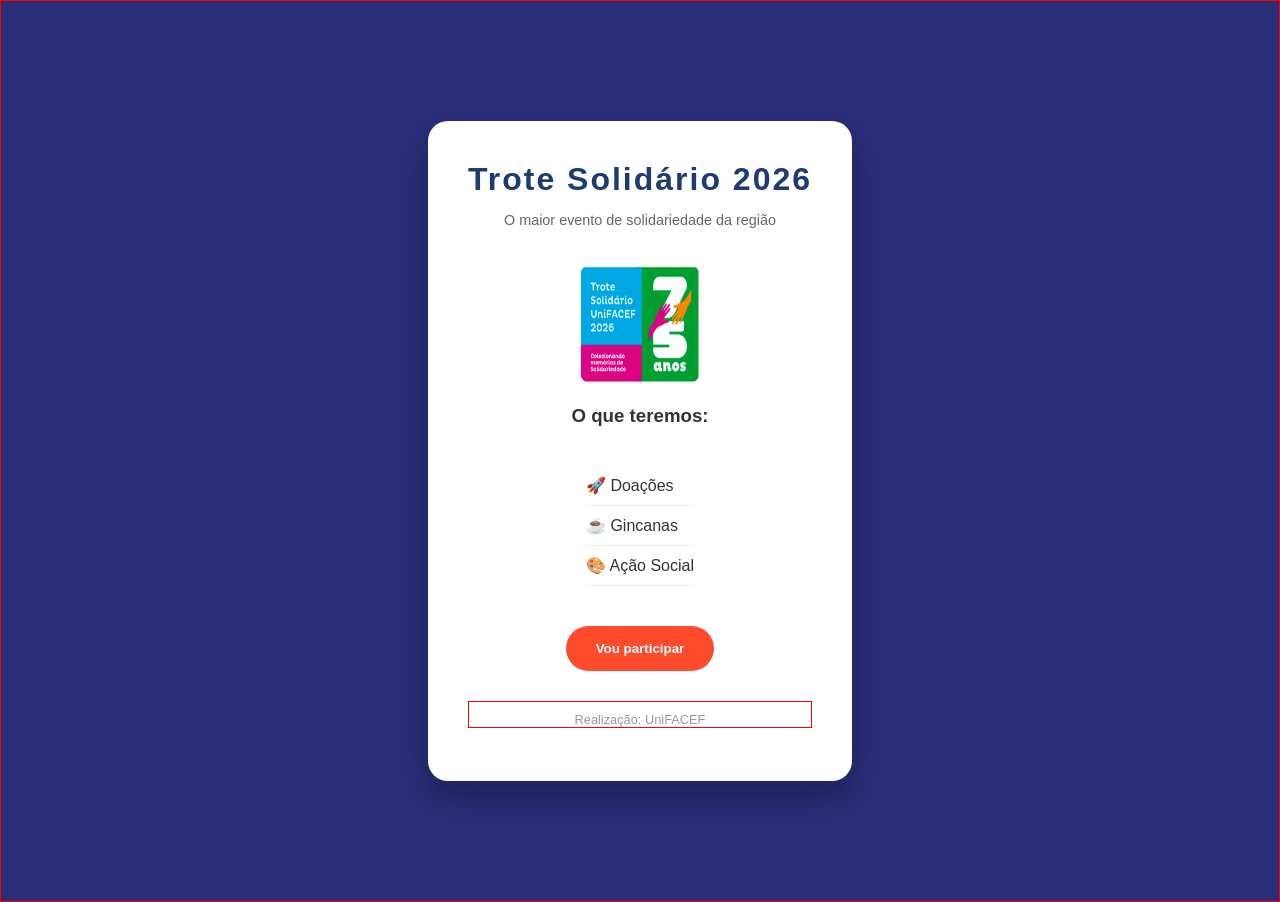
<file: index.html>
<!DOCTYPE html>
<html lang="pt-br">
    <head>
        <meta charset="UTF-8">
        <link rel="stylesheet" href="trote.css">
        <title>Trote Solidário 2026</title>
    </head>
    <body>
        <div class="container">
            <header>
                <h1>Trote Solidário 2026</h1>
                <p class="subtitulo">O maior evento de solidariedade da região</p>
            </header>

            <section class="conteudo">
                <img src="trote.png" alt="Banner Tech" class="banner">
                
                <h3>O que teremos:</h3>
                <ul>
                    <li>🚀 Doações</li>
                    <li>☕ Gincanas</li>
                    <li>🎨 Ação Social</li>
                </ul>
            </section>

            <footer>
                <button class="btn-inscricao">Vou participar</button>
                <p>Realização: UniFACEF</p>
            </footer>
        </div>
    </body>
</html>
</file>
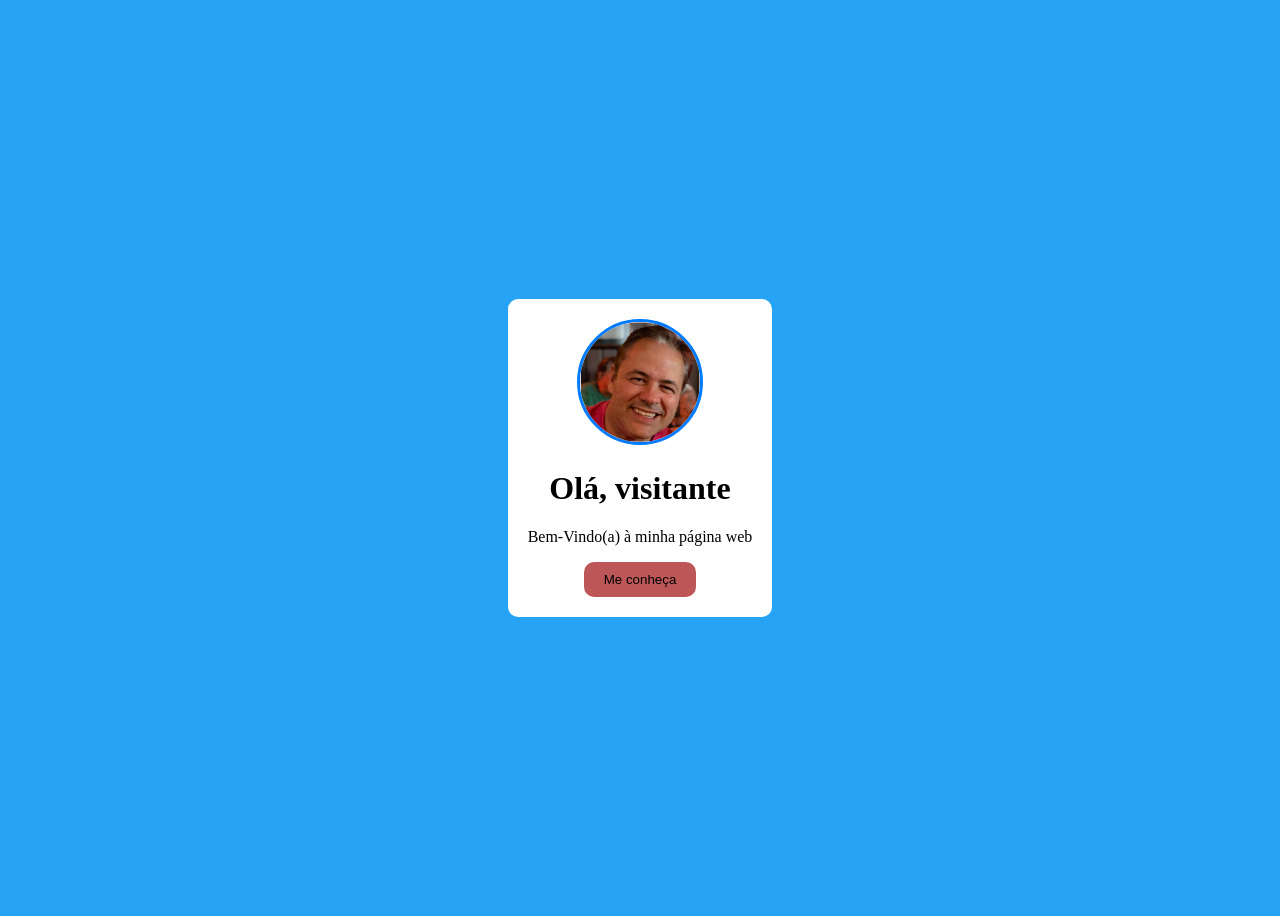
<file: exemplo1/index.html>
<!DOCTYPE html> <!-- documento html 5-->
<html lang="pt-br"> <!-- elemento raiz -->
    <head> <!-- cabeçalho -->
        <!-- ligação para o CSS -->
        <link rel="stylesheet" href="styles.css"> 
        <!-- sistema de codificação português -->
        <meta charset="utf-8">
        <title> Cartão de Visita </title>
    </head>
    <body> <!-- corpo -->
        <div class="cartao"> <!-- divisão lógica -->
            <!-- adiciona imagem -->
            <img src="eu.png" alt="Não apareceu a imagem" class="imagem"> 
            <!-- cabeçalho de nível 1 -->
            <h1> Olá, visitante </h1>
            <!-- cria parágrago -->
            <p> 
               Bem-Vindo(a) à minha página web 
            </p>
            <button> Me conheça </button>
        </div>
        <!-- 
        <p class="cartao"> 
            Este é um exemplo de reuso </p>
        </p>
        -->
    </body>
</html>
</file>
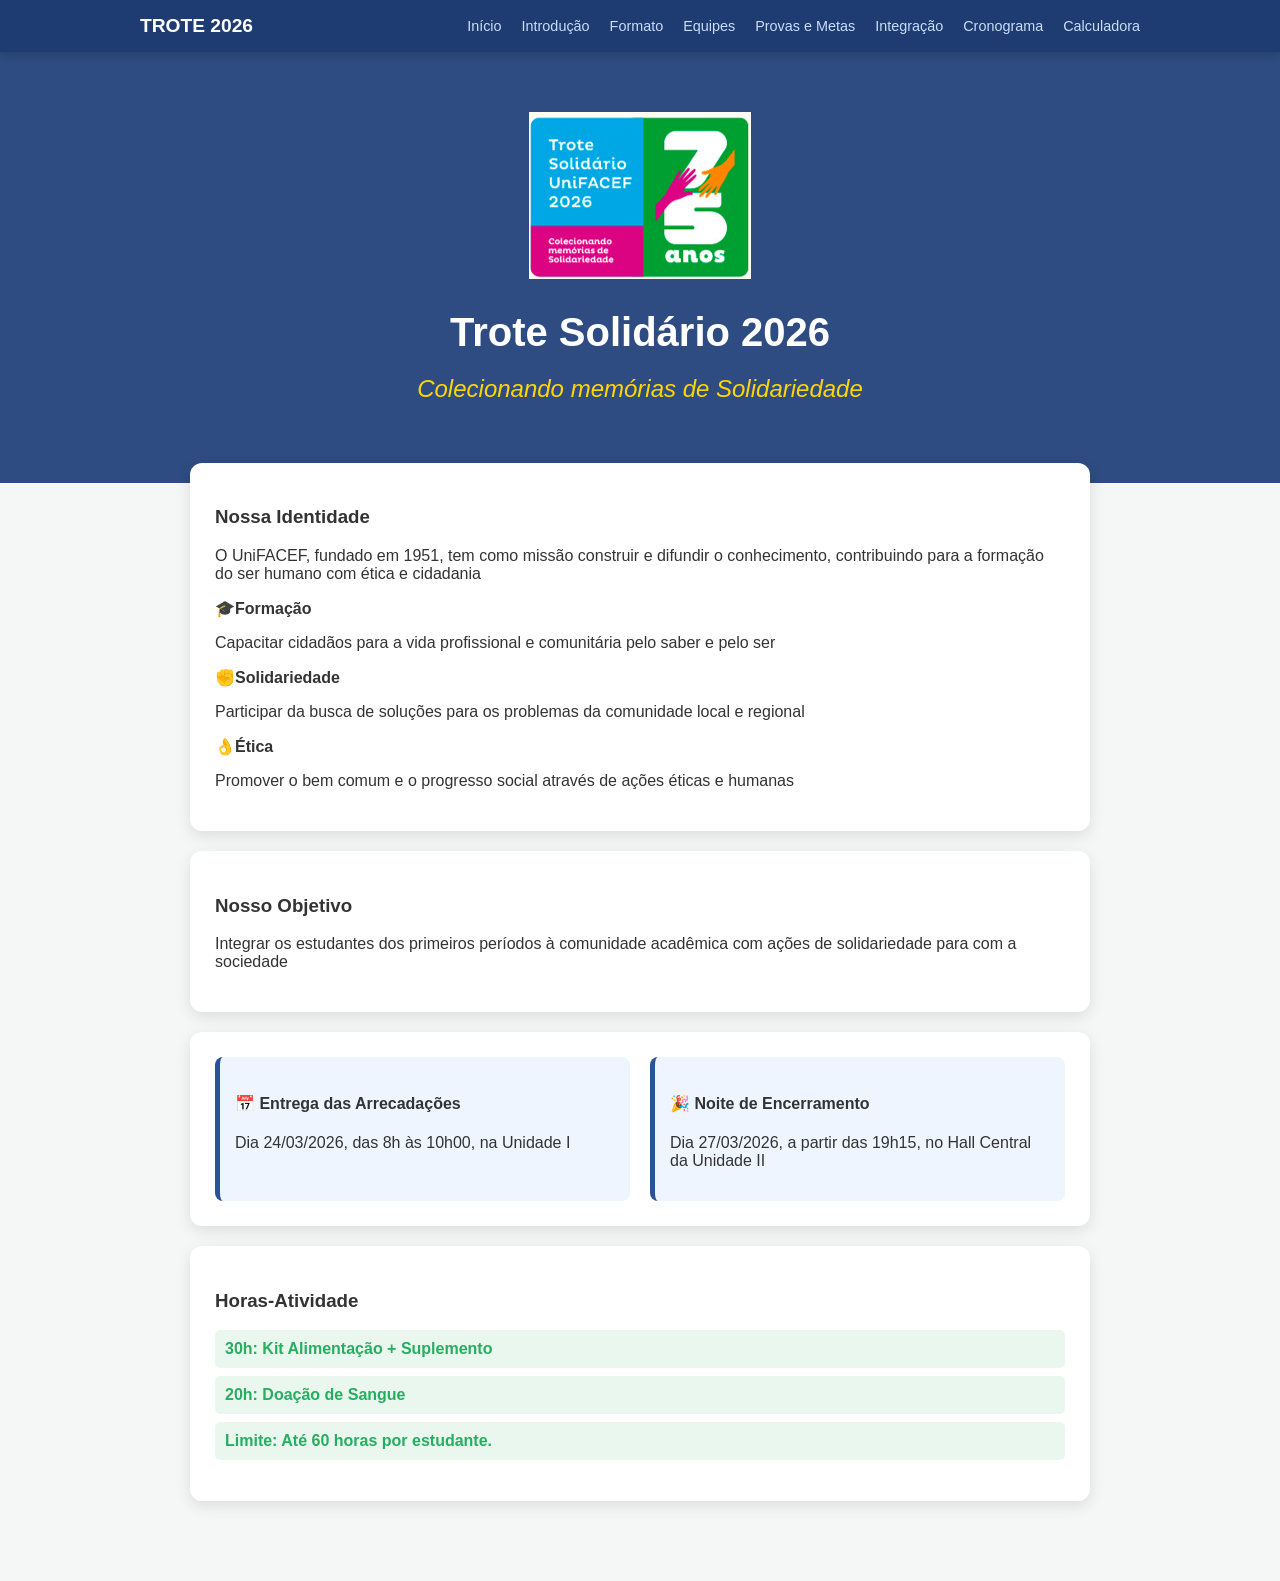
<file: trote/index.html>
<!DOCTYPE html>
<html lang="pt-br">
    <head>
        <title> Trote Solidário </title>
        <meta charset="UTF-8">
        <link rel="stylesheet" href="styles.css">
    </head>
    <body>
        <nav class="menu"> <!-- Menu de navegação -->
            <div class="menu-container">
                <a href="index.html" class="menu-logo"> Trote 2026 </a>
                <ul class="lista">
                    <li> <a href="index.html"> Início </a> </li>
                    <li> <a href="introducao.html"> Introdução </a> </li>
                    <li> <a href="formato.html"> Formato </a> </li>
                    <li> <a href="equipes.html"> Equipes </a> </li>
                    <li> <a href="provas.html"> Provas e Metas </a> </li>
                    <li> <a href="integracao.html"> Integração </a> </li>
                    <li> <a href="cronograma.html"> Cronograma </a> </li>
                    <li> <a href="calculadora.html"> Calculadora </a> </li>
                </ul>
            </div>
        </nav>
        <header class="cabecalho">
            <div class="cabecalho-container">
                <img src="trote.png" alt="UniFACEF" class="cabecalho-logo"/>
                <h1> Trote Solidário 2026 </h1>
                <h2> Colecionando memórias de Solidariedade </h2>
            </div>

        </header>
        <main class="principal">
            <section>
                <h3> Nossa Identidade </h3>
                <p> O UniFACEF, fundado em 1951, tem como missão construir e difundir o conhecimento, contribuindo para a formação do ser humano com ética e cidadania </p>
                <div class="pilares-container">
                    <div class="pilar"> 
                        <strong> 🎓Formação </strong>
                        <p> Capacitar cidadãos para a vida profissional e comunitária pelo saber e pelo ser </p>
                    </div>
                    <div class="pilar"> 
                        <strong> ✊Solidariedade </strong>
                        <p> Participar da busca de soluções para os problemas da comunidade local e regional </p>
                    </div>
                    <div class="pilar"> 
                        <strong> 👌Ética </strong>
                        <p> Promover o bem comum e o progresso social através de ações éticas e humanas </p>
                    </div>
                </div>
            </section>
            <section>
                <h3> Nosso Objetivo </h3>
                <p> 
                    Integrar os estudantes dos primeiros períodos à comunidade acadêmica com ações de solidariedade para com a sociedade 
                </p>
            </section>
            <section class="importante">
                <div class="card-meta"> 
                    <h4> 📅 Entrega das Arrecadações </h4>
                    <p> Dia 24/03/2026, das 8h às 10h00, na Unidade I </p>
                </div>
                <div class="card-meta">
                    <h4> 🎉 Noite de Encerramento </h4>
                    <p> Dia 27/03/2026, a partir das 19h15, no Hall Central da Unidade II </p>
                </div>    
            </section>
            <section class="recompensas">
                <h3> Horas-Atividade </h3>
                <ul>
                    <li> <strong> 30h: </strong> Kit Alimentação + Suplemento </li> 
                    <li> <strong> 20h: </strong>  Doação de Sangue </li> 
                    <li> <strong> Limite:  </strong>  Até 60 horas por estudante. </li> 
                </ul> 
            </section>
        </main>
    </body>
</html>
</file>
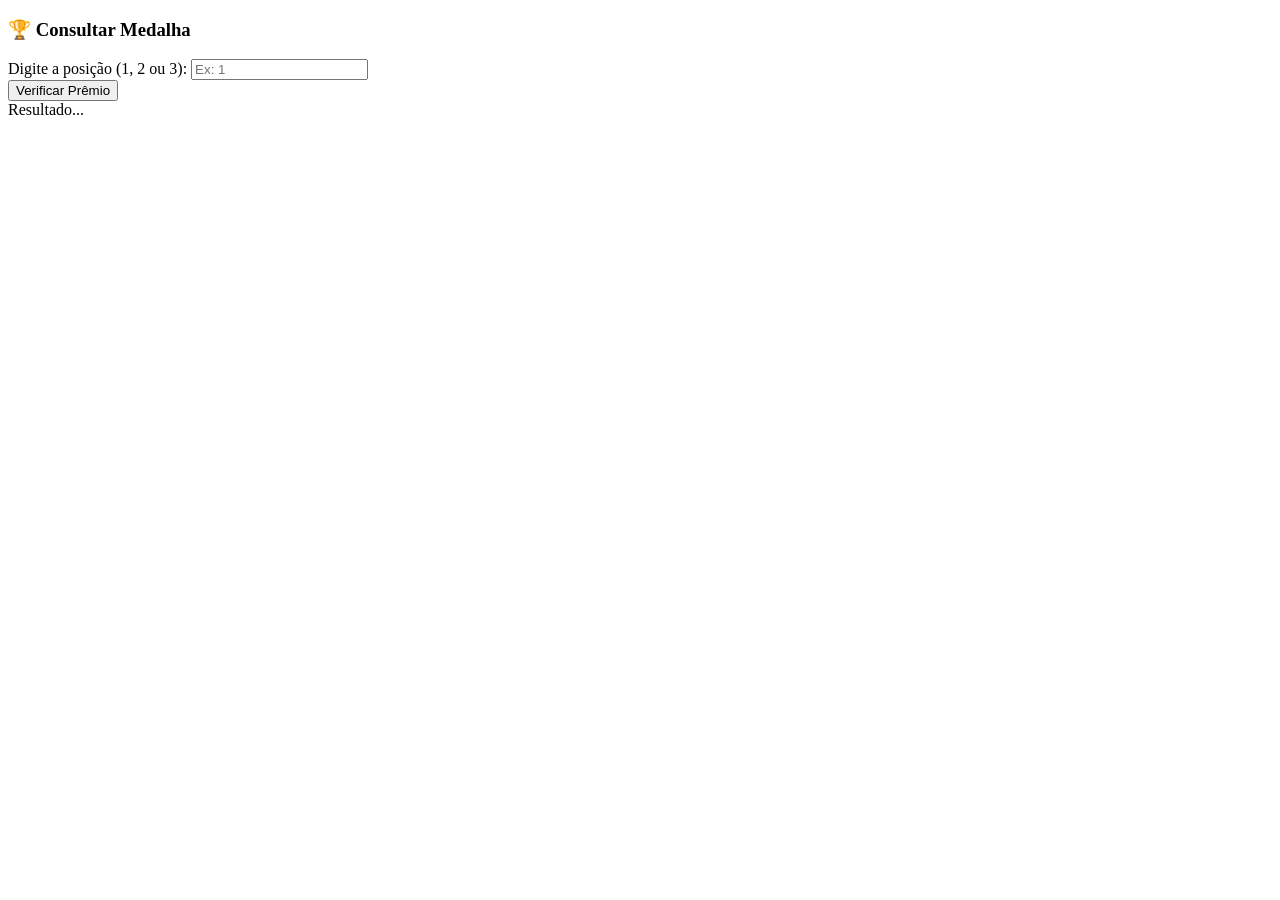
<file: switch/exemplo1.html>
<!DOCTYPE html>
<html lang="pt-br">
    <head>
        <meta charset="UTF-8">
        <meta name="viewport" content="width=device-width, initial-scale=1.0">
        <title>Exemplo 1</title>
        <script src="exemplo1.js"></script>
    </head>
    <body>
        <main class="container">
            <section>
                <h3>🏆 Consultar Medalha</h3>
                <div class="form-group">
                    <label>Digite a posição (1, 2 ou 3):</label>
                    <input type="number" id="posicao" placeholder="Ex: 1">
                </div>
                <button onclick="verificarMedalha()">Verificar Prêmio</button>
                <div id="resultadoMedalha" class="resultado-box">
                    Resultado...
                </div>
            </section>
        </main>
    </body>
</html>
</file>
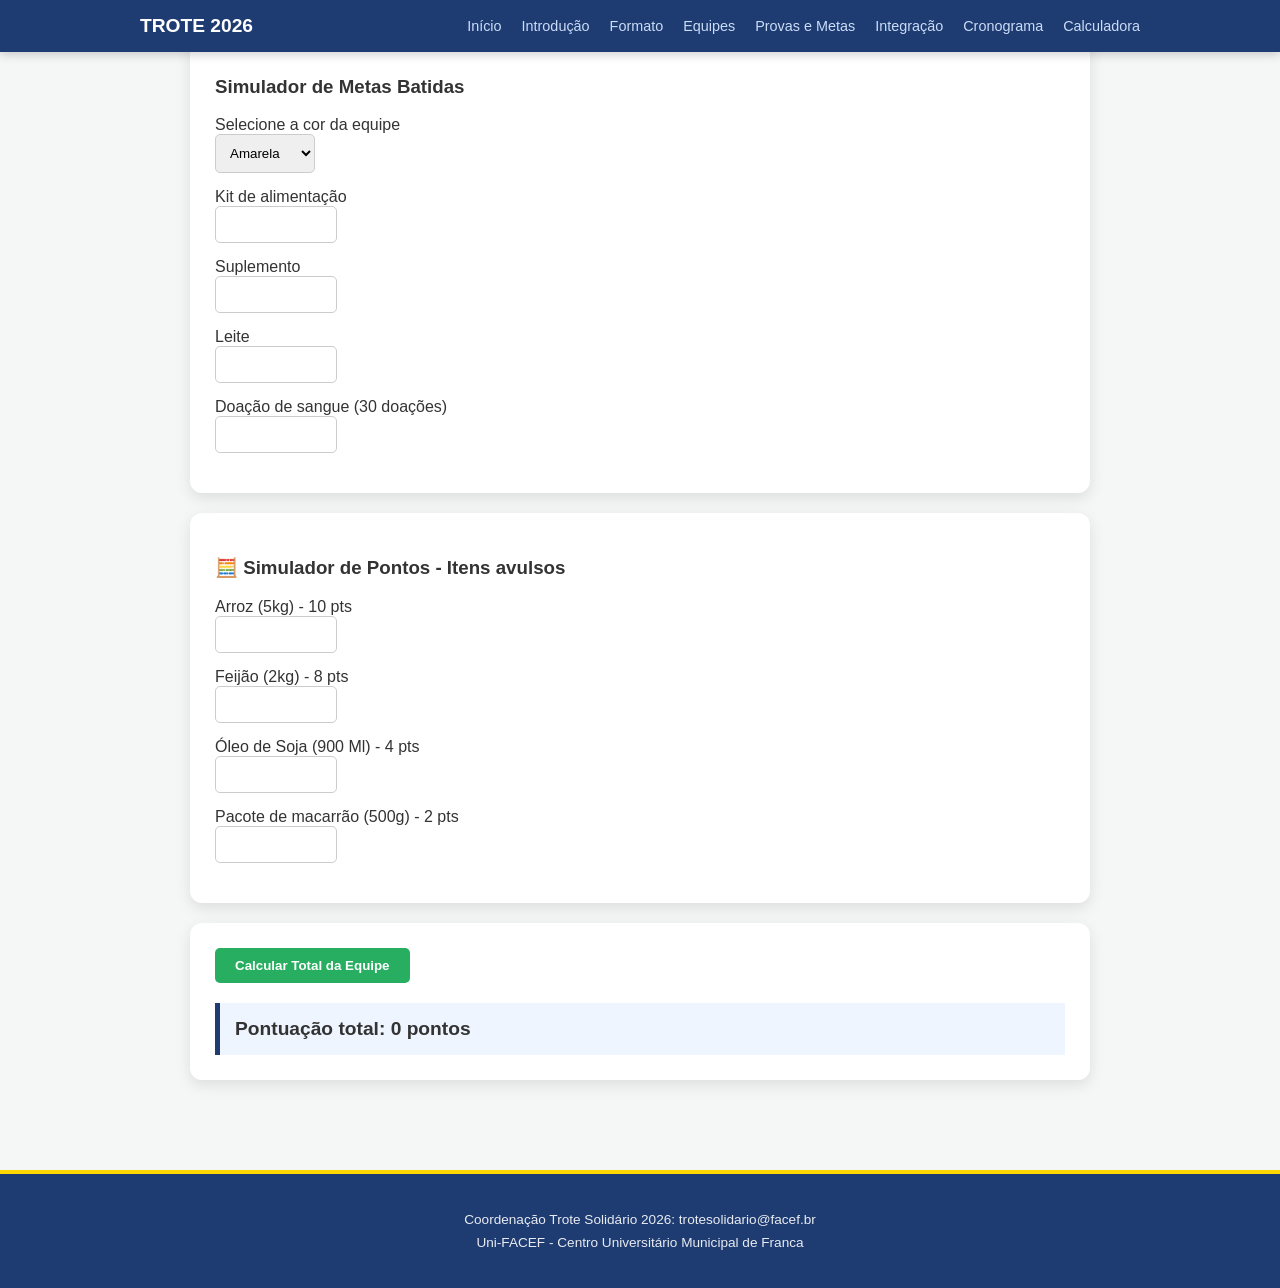
<file: trote/calculadora.html>
<!DOCTYPE html>
<html lang="pt-br">
<head>
    <meta charset="UTF-8">
    <link rel="stylesheet" href="styles.css">
    <script src="scripts.js"> </script>
    <title>Provas e Metas - Trote 2026</title>
</head>
<body>
    <nav class="menu"> <!-- Menu de navegação -->
            <div class="menu-container">
                <a href="index.html" class="menu-logo"> Trote 2026 </a>
                <ul class="lista">
                    <li> <a href="index.html"> Início </a> </li>
                    <li> <a href="introducao.html"> Introdução </a> </li>
                    <li> <a href="formato.html"> Formato </a> </li>
                    <li> <a href="equipes.html"> Equipes </a> </li>
                    <li> <a href="provas.html"> Provas e Metas </a> </li>
                    <li> <a href="integracao.html"> Integração </a> </li>
                    <li> <a href="cronograma.html"> Cronograma </a> </li>
                    <li> <a href="calculadora.html"> Calculadora </a> </li>
                </ul>
            </div>
    </nav>
    <main class="principal">
       <section>
            <h3> Simulador de Metas Batidas </h3>
            <div>
                <div class="form-group">
                    <label> Selecione a cor da equipe </label>
                    <select id="cor">
                        <option value="amarela"> Amarela </option>
                        <option value="cinza"> Cinza </option>
                        <option value="laranja"> Laranja </option>
                        <option value="marron"> Marron </option>
                        <option value="preta"> Preta </option>
                    </select>
                </div>
                <div class="form-group">
                    <label> Kit de alimentação </label> <!-- rótulo da caixa de entrada -->
                    <input type="number" id="kitAlimentacao" min="0"> <!-- caixa de entrada -->
                </div>
                <div class="form-group">
                    <label> Suplemento </label> <!-- rótulo da caixa de entrada -->
                    <input type="number" id="qtdeLatas" min="0"> <!-- caixa de entrada -->
                </div>  
                <div class="form-group">
                    <label> Leite </label> <!-- rótulo da caixa de entrada -->
                    <input type="number" id="qtdeLeites" min="0"> <!-- caixa de entrada -->
                </div>
                <div class="form-group">
                    <label> Doação de sangue (30 doações) </label> <!-- rótulo da caixa de entrada -->
                    <input type="number" id="qtdeDoacoes" min="0"> <!-- caixa de entrada -->
                </div>  
            </div>
       </section> 
       <section>
        <h3> 🧮 Simulador de Pontos - Itens avulsos</h3>
        <div class="form-grid"> 
            <div class="form-group">
                <label> Arroz (5kg) - 10 pts </label> <!-- rótulo da caixa de entrada -->
                <input type="number" id="qtdeArroz" min="0"> <!-- caixa de entrada -->
            </div> 
            <div class="form-group">
                <label> Feijão (2kg) - 8 pts </label>
                <input type="number" id="qtdeFeijao" min="0">
            </div> 
            <div class="form-group">
                <label> Óleo de Soja (900 Ml) - 4 pts </label>
                <input type="number" id="qtdeOleo" min="0">
            </div>     
             <div class="form-group">
                <label> Pacote de macarrão (500g) - 2 pts </label>
                <input type="number" id="qtdeMacarrao" min="0">
            </div>      
        </div>
       </section>
       <section>
            <!-- quando este botão for clicado, a função calcular() será chamada no JavaScript -->
            <button onclick="calcular()"> Calcular Total da Equipe </button> 
            <div id="resultado" class="resultado-box">
                Pontuação total: 0 pontos
            </div>
       </section>
    </main>
    <footer>
        <p>Coordenação Trote Solidário 2026: trotesolidario@facef.br </p>
        <p>Uni-FACEF - Centro Universitário Municipal de Franca </p>
    </footer>
</body>
</html>
</file>
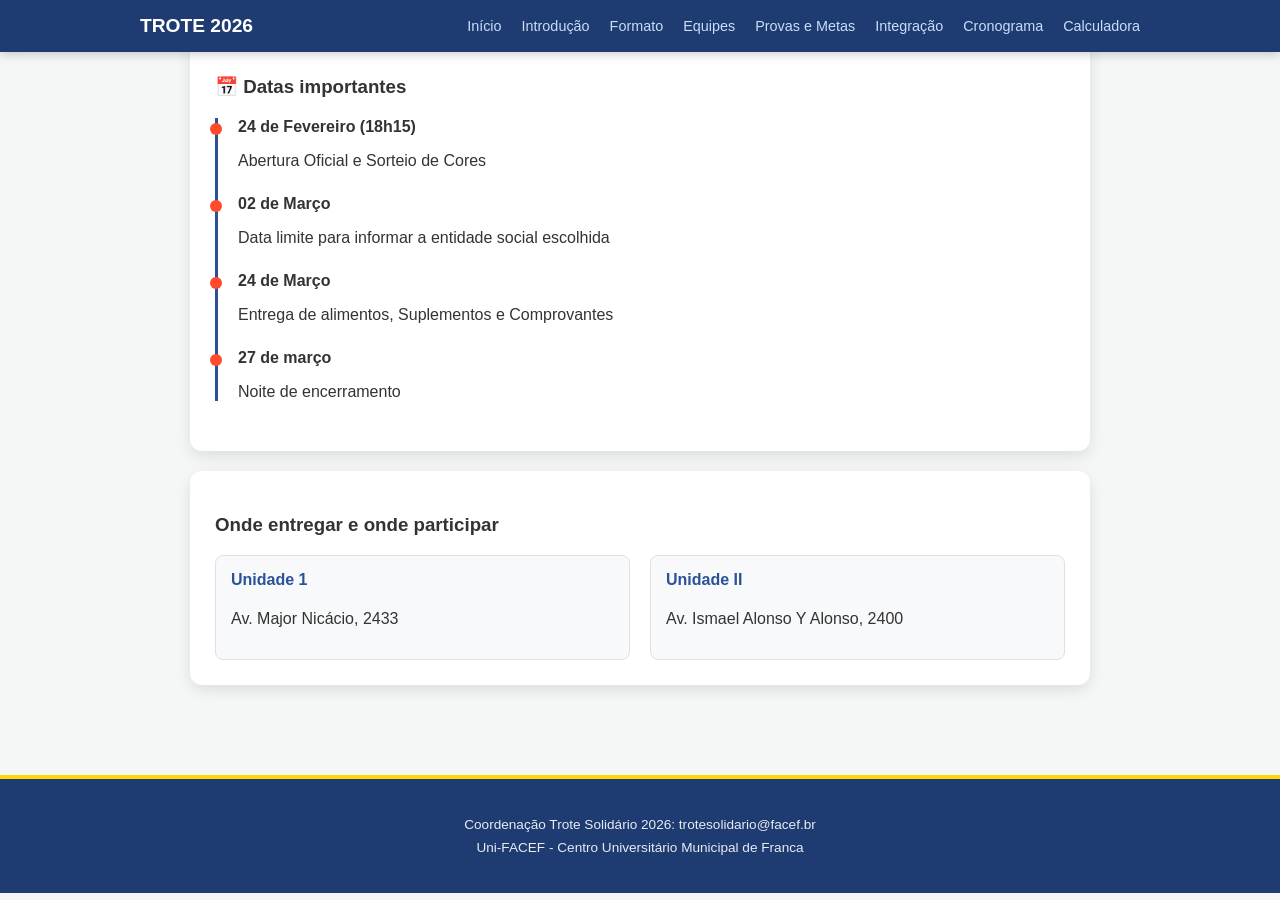
<file: trote/cronograma.html>
<!DOCTYPE html>
<html lang="pt-br">
<head>
    <meta charset="UTF-8">
    <link rel="stylesheet" href="styles.css">
    <title>Provas e Metas - Trote 2026</title>
</head>
<body>
    <nav class="menu"> <!-- Menu de navegação -->
            <div class="menu-container">
                <a href="index.html" class="menu-logo"> Trote 2026 </a>
                <ul class="lista">
                    <li> <a href="index.html"> Início </a> </li>
                    <li> <a href="introducao.html"> Introdução </a> </li>
                    <li> <a href="formato.html"> Formato </a> </li>
                    <li> <a href="equipes.html"> Equipes </a> </li>
                    <li> <a href="provas.html"> Provas e Metas </a> </li>
                    <li> <a href="integracao.html"> Integração </a> </li>
                    <li> <a href="cronograma.html"> Cronograma </a> </li>
                    <li> <a href="calculadora.html"> Calculadora </a> </li>
                </ul>
            </div>
    </nav>
    <main class="principal">
        <section>
            <h3> 📅 Datas importantes </h3>
            <div class="timeline">
                <div class="evento">
                    <strong> 24 de Fevereiro (18h15) </strong>
                    <p> Abertura Oficial e Sorteio de Cores </p>
                </div>
                <div class="evento">
                    <strong> 02 de Março </strong>    
                    <p> Data limite para informar a entidade social escolhida </p>
                </div>
                <div class="evento">
                    <strong> 24 de Março </strong>
                    <p> Entrega de alimentos, Suplementos e Comprovantes </p>
                </div>
                <div class="evento">
                    <strong> 27 de março </strong>
                    <p> Noite de encerramento </p>
                </div>
            </div>
        </section>
        <section>
            <h3> Onde entregar e onde participar </h3>
            <div class="grid-locais">
                <div class="unidade">
                    <h4> Unidade 1 </h4>
                    <p> Av. Major Nicácio, 2433 </p>
                </div>
                <div class="unidade">
                    <h4> Unidade II </h4>
                    <p> Av. Ismael Alonso Y Alonso, 2400 </p>
                </div>
            </div>
        </section>
    </main>
    <footer>
        <p>Coordenação Trote Solidário 2026: trotesolidario@facef.br </p>
        <p>Uni-FACEF - Centro Universitário Municipal de Franca </p>
    </footer>
</body>
</html>
</file>
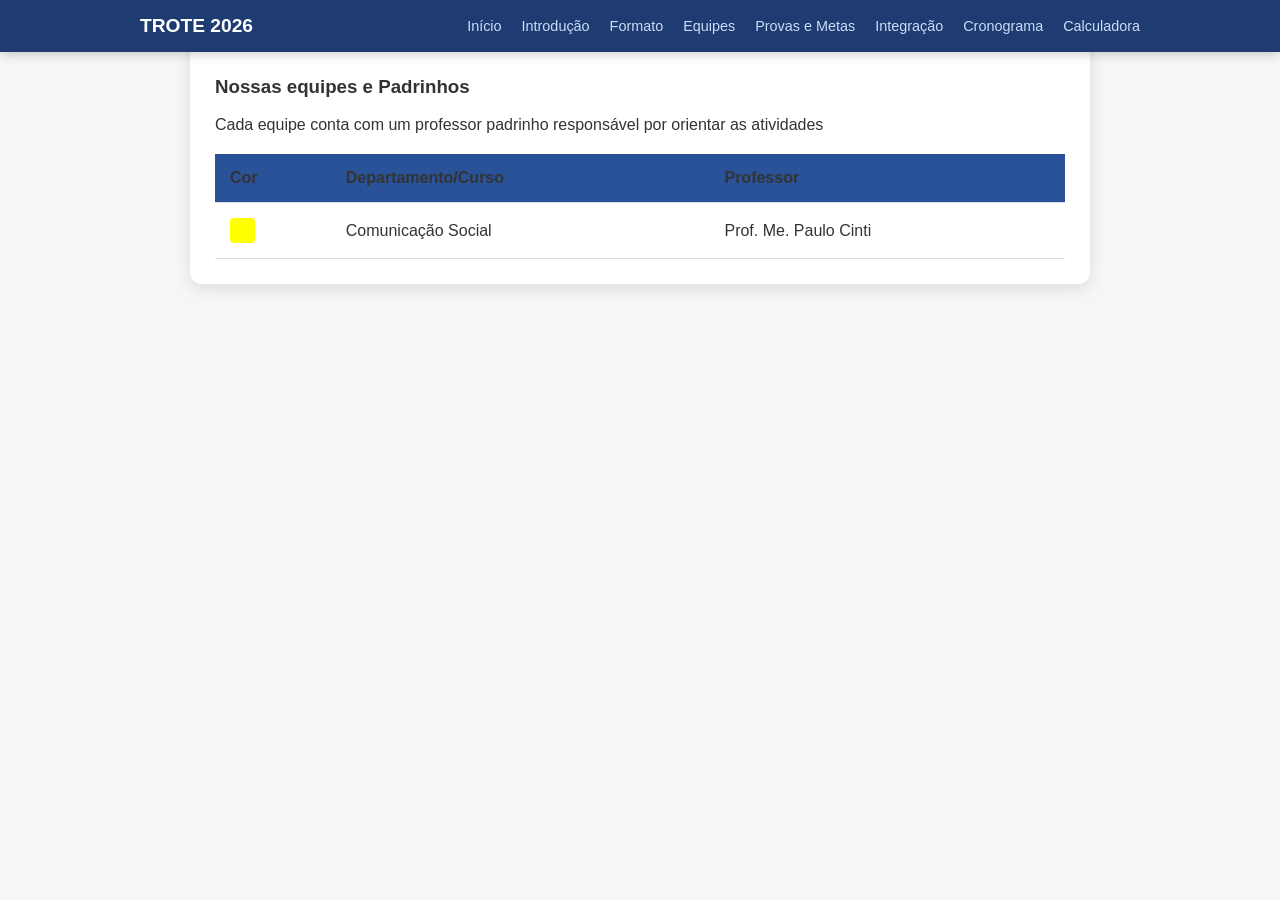
<file: trote/equipes.html>
<!DOCTYPE html>
<html lang="pt-br">
    <head>
        <title> Trote Solidário </title>
        <meta charset="UTF-8">
        <link rel="stylesheet" href="styles.css">
    </head>
    <body>
        <nav class="menu"> <!-- Menu de navegação -->
            <div class="menu-container">
                <a href="index.html" class="menu-logo"> Trote 2026 </a>
                <ul class="lista">
                    <li> <a href="index.html"> Início </a> </li>
                    <li> <a href="introducao.html"> Introdução </a> </li>
                    <li> <a href="formato.html"> Formato </a> </li>
                    <li> <a href="equipes.html"> Equipes </a> </li>
                    <li> <a href="provas.html"> Provas e Metas </a> </li>
                    <li> <a href="integracao.html"> Integração </a> </li>
                    <li> <a href="cronograma.html"> Cronograma </a> </li>
                    <li> <a href="calculadora.html"> Calculadora </a> </li>
                </ul>
            </div>
        </nav>
        <main class="principal">
           <section class="lista-equipes">
                <h3> Nossas equipes e Padrinhos </h3>
                <p> 
                    Cada equipe conta com um professor padrinho responsável por orientar as atividades 
                </p>
                <table> <!-- tabela -->
                    <thead> <!-- cabeçalho da tabela -->
                        <tr> <!-- linha da tabela -->
                            <!-- table head -->
                            <th> Cor </th> <th> Departamento/Curso </th> <th> Professor </th>
                        </tr>
                    </thead>
                    <tbody>
                        <tr> 
                            <td> <div class="box-amarela"> </div> </td>
                            <td> Comunicação Social </td>
                            <td> Prof. Me. Paulo Cinti </td>
                        </tr> 
                    </tbody>
                </table>
           </section>
           
        </main>
    </body>
</html>
</file>
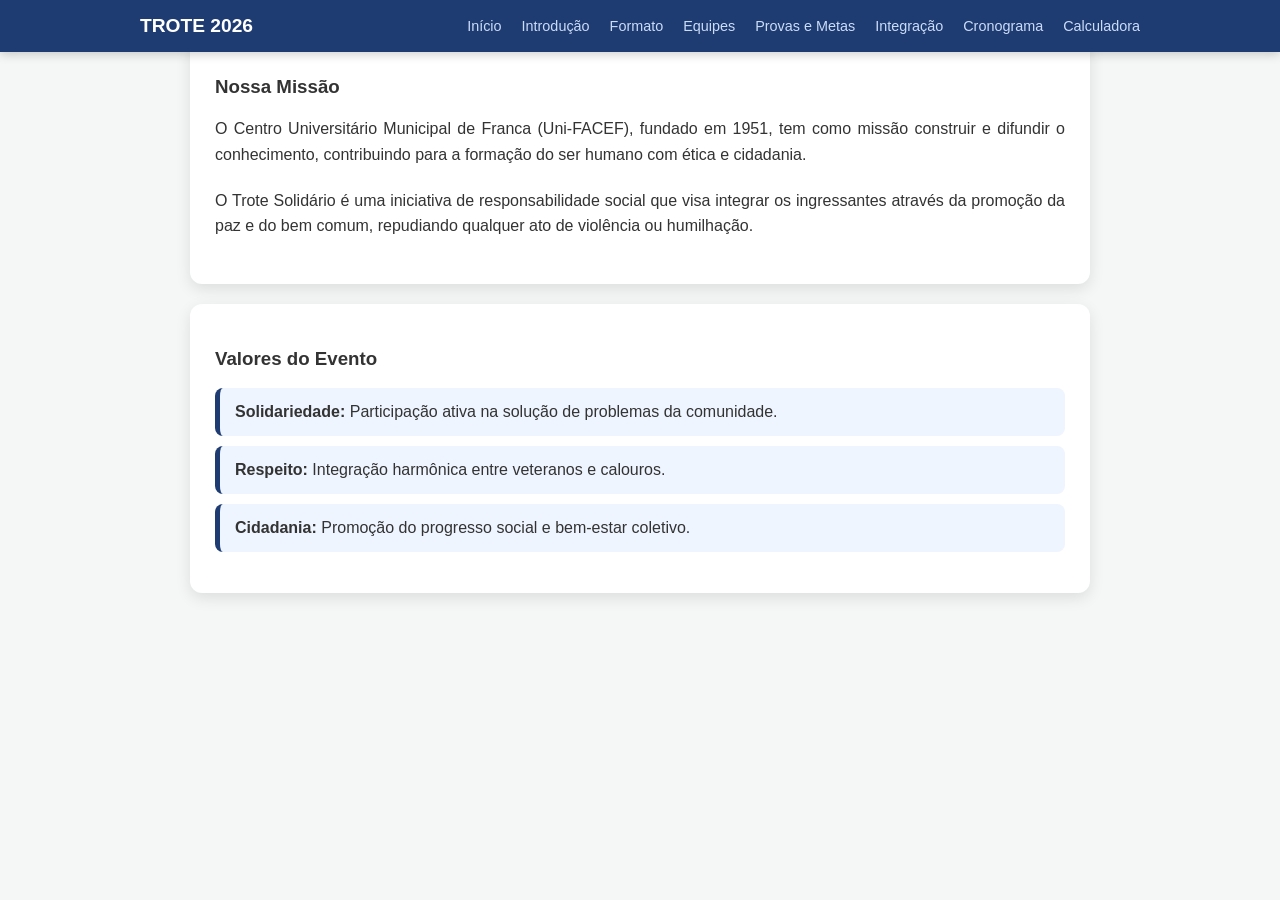
<file: trote/introducao.html>
<!DOCTYPE html>
<html lang="pt-br">
    <head>
        <title> Trote Solidário </title>
        <meta charset="UTF-8">
        <link rel="stylesheet" href="styles.css">
    </head>
    <body>
        <nav class="menu"> <!-- Menu de navegação -->
            <div class="menu-container">
                <a href="index.html" class="menu-logo"> Trote 2026 </a>
                <ul class="lista">
                    <li> <a href="index.html"> Início </a> </li>
                    <li> <a href="introducao.html"> Introdução </a> </li>
                    <li> <a href="formato.html"> Formato </a> </li>
                    <li> <a href="equipes.html"> Equipes </a> </li>
                    <li> <a href="provas.html"> Provas e Metas </a> </li>
                    <li> <a href="integracao.html"> Integração </a> </li>
                    <li> <a href="cronograma.html"> Cronograma </a> </li>
                    <li> <a href="calculadora.html"> Calculadora </a> </li>
                </ul>
            </div>
        </nav>
        <main class="principal">
            <section class="texto-introducao">
                <h3> Nossa Missão </h3>
                <p> 
                    O Centro Universitário Municipal de Franca (Uni-FACEF), fundado em 1951, tem como missão construir e difundir o conhecimento, contribuindo para a formação do ser humano com ética e cidadania.
                </p>
                <p>
                    O Trote Solidário é uma iniciativa de responsabilidade social que visa integrar os ingressantes através da promoção da paz e do bem comum, repudiando qualquer ato de violência ou humilhação.
                </p>
            </section>
            <section>
                <h3> Valores do Evento </h3>
                <ul class="lista-valores">
                    <li> 
                        <strong> Solidariedade: </strong> 
                        Participação ativa na solução de problemas da comunidade. 
                    </li>
                    <li> 
                        <strong> Respeito: </strong>
                        Integração harmônica entre veteranos e calouros.
                    </li>
                    <li> 
                        <strong> Cidadania: </strong>
                        Promoção do progresso social e bem-estar coletivo.
                    </li>
                </ul>
            </section>
        </main>
    </body>
</html>
</file>
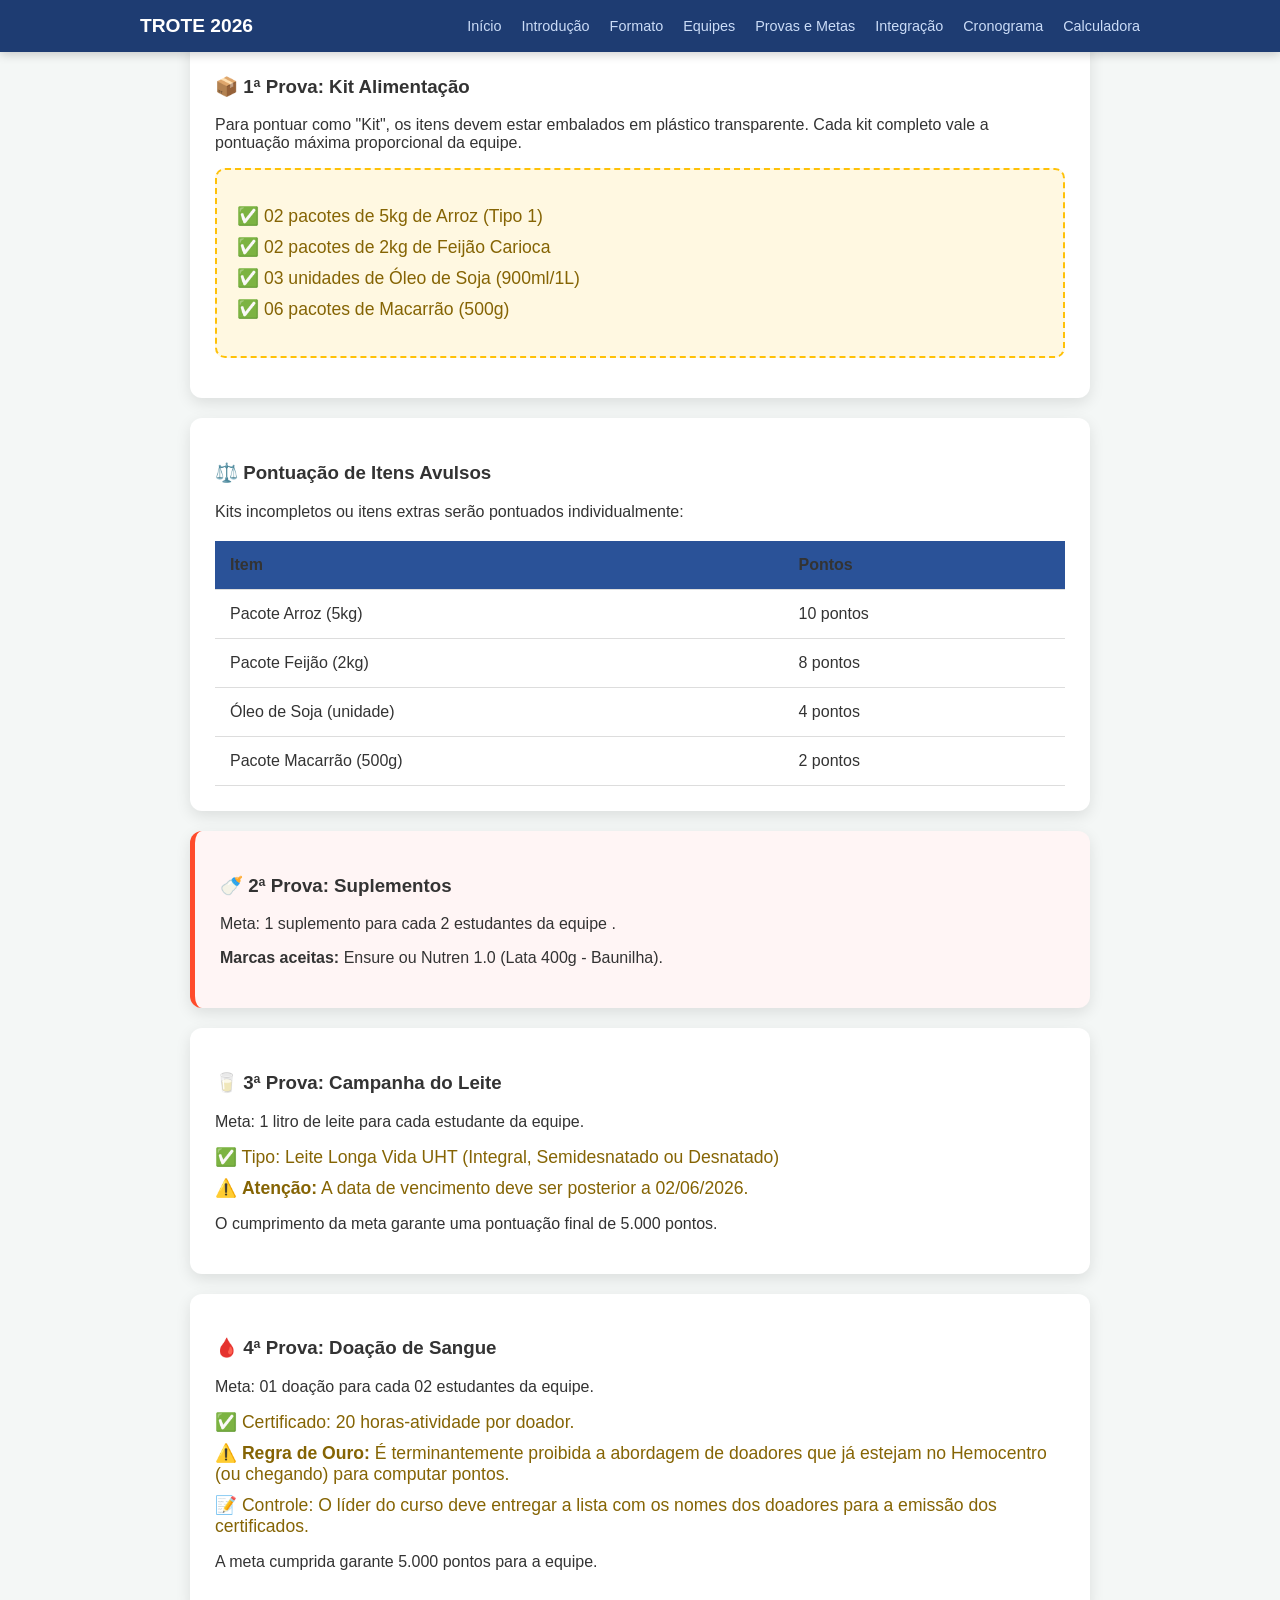
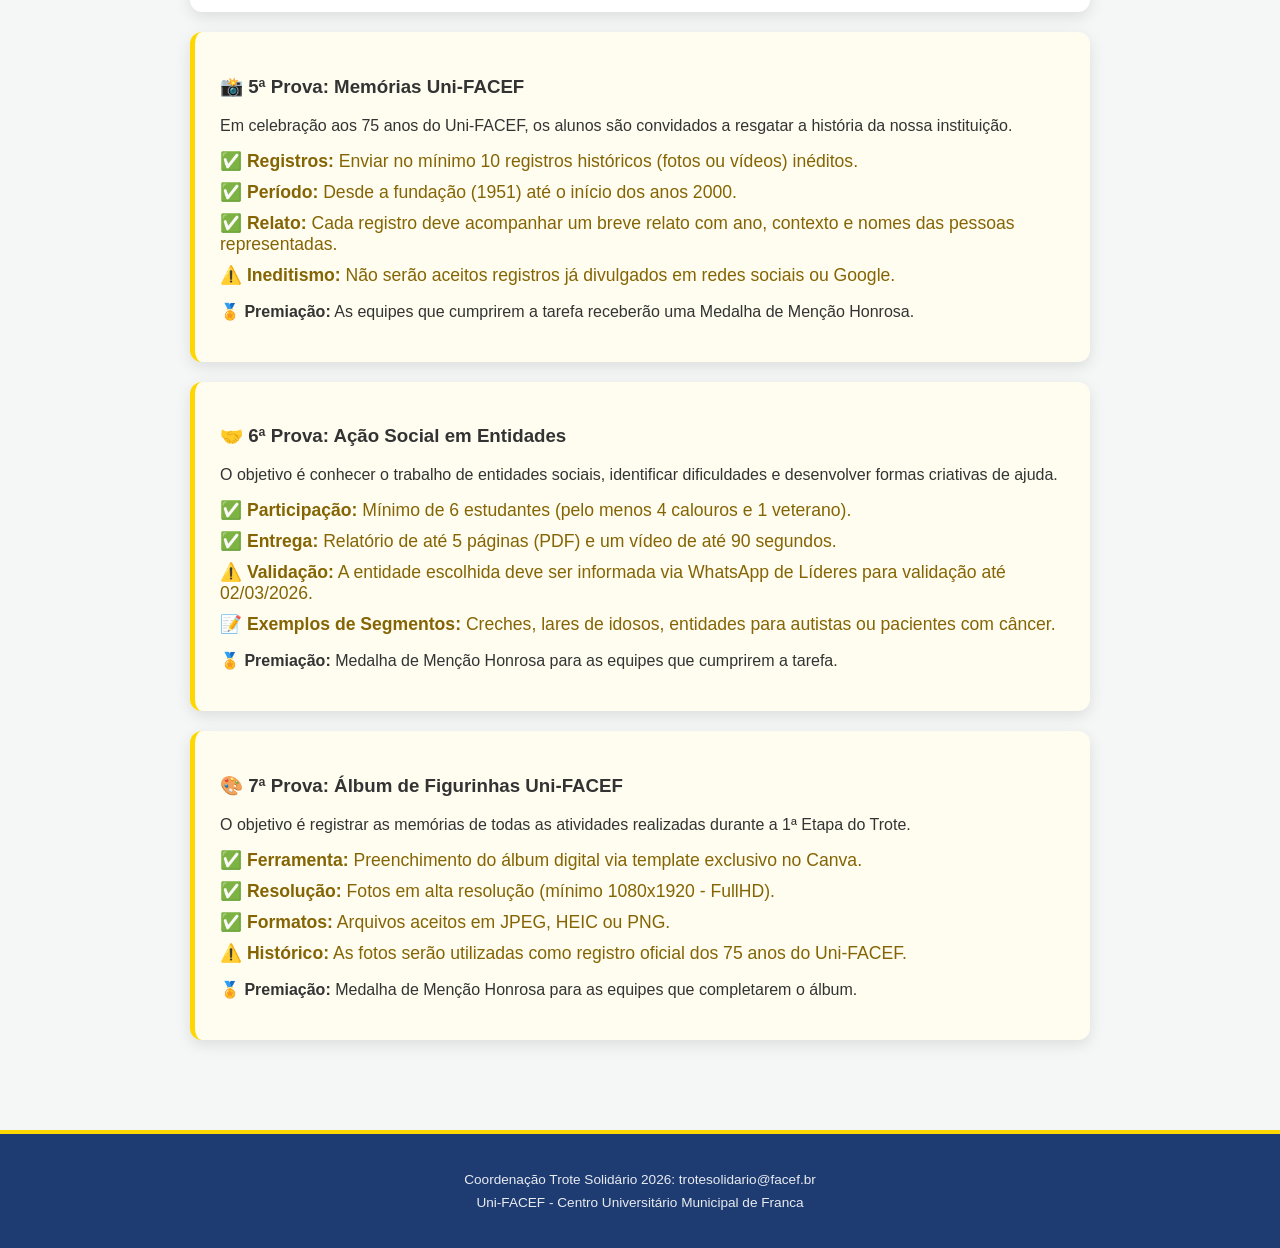
<file: trote/provas.html>
<!DOCTYPE html>
<html lang="pt-br">
<head>
    <meta charset="UTF-8">
    <link rel="stylesheet" href="styles.css">
    <title>Provas e Metas - Trote 2026</title>
</head>
<body>
    <nav class="menu"> <!-- Menu de navegação -->
            <div class="menu-container">
                <a href="index.html" class="menu-logo"> Trote 2026 </a>
                <ul class="lista">
                    <li> <a href="index.html"> Início </a> </li>
                    <li> <a href="introducao.html"> Introdução </a> </li>
                    <li> <a href="formato.html"> Formato </a> </li>
                    <li> <a href="equipes.html"> Equipes </a> </li>
                    <li> <a href="provas.html"> Provas e Metas </a> </li>
                    <li> <a href="integracao.html"> Integração </a> </li>
                    <li> <a href="cronograma.html"> Cronograma </a> </li>
                    <li> <a href="calculadora.html"> Calculadora </a> </li>
                </ul>
            </div>
    </nav>
    <main class="principal">
        <section>
            <h3>📦 1ª Prova: Kit Alimentação</h3>
            <p>Para pontuar como "Kit", os itens devem estar embalados em plástico transparente. Cada kit completo vale a pontuação máxima proporcional da equipe.</p>
            <div class="kit-container">
                <ul class="lista-itens">
                    <li>✅ 02 pacotes de 5kg de Arroz (Tipo 1) </li>
                    <li>✅ 02 pacotes de 2kg de Feijão Carioca </li>
                    <li>✅ 03 unidades de Óleo de Soja (900ml/1L) </li>
                    <li>✅ 06 pacotes de Macarrão (500g) </li>
                </ul>
            </div>
        </section>
         <section>
            <h3>⚖️ Pontuação de Itens Avulsos</h3>
            <p>Kits incompletos ou itens extras serão pontuados individualmente:</p>
            
            <table>
                <thead>
                    <tr>
                        <th>Item</th>
                        <th>Pontos</th>
                    </tr>
                </thead>
                <tbody>
                    <tr>
                        <td>Pacote Arroz (5kg)</td>
                        <td>10 pontos </td>
                    </tr>
                    <tr>
                        <td>Pacote Feijão (2kg)</td>
                        <td>8 pontos </td>
                    </tr>
                    <tr>
                        <td>Óleo de Soja (unidade)</td>
                        <td>4 pontos </td>
                    </tr>
                    <tr>
                        <td>Pacote Macarrão (500g)</td>
                        <td>2 pontos </td>
                    </tr>
                </tbody>
            </table>
        </section>
         <section class="suplementos">
            <h3>🍼 2ª Prova: Suplementos</h3>
            <p>Meta: 1 suplemento para cada 2 estudantes da equipe .</p>
            <p><strong>Marcas aceitas:</strong> Ensure ou Nutren 1.0 (Lata 400g - Baunilha).</p>
        </section>
        <section >
            <h3>🥛 3ª Prova: Campanha do Leite</h3>
            <p>Meta: 1 litro de leite para cada estudante da equipe.</p>
            <div>
                <ul class="lista-itens">
                    <li>✅ Tipo: Leite Longa Vida UHT (Integral, Semidesnatado ou Desnatado)</li>
                    <li>⚠️ <strong>Atenção:</strong> A data de vencimento deve ser posterior a 02/06/2026.</li>
                </ul>
            </div>
            <p>O cumprimento da meta garante uma pontuação final de 5.000 pontos.</p>
        </section>
        <section>
            <h3>🩸 4ª Prova: Doação de Sangue</h3>
            <p>Meta: 01 doação para cada 02 estudantes da equipe.</p>
            
            <div>
                <ul class="lista-itens">
                    <li>✅ Certificado: 20 horas-atividade por doador.</li>
                    <li>⚠️ <strong>Regra de Ouro:</strong> É terminantemente proibida a abordagem de doadores que já estejam no Hemocentro (ou chegando) para computar pontos.</li>
                    <li>📝 Controle: O líder do curso deve entregar a lista com os nomes dos doadores para a emissão dos certificados.</li>
                </ul>
            </div>
            <p>A meta cumprida garante 5.000 pontos para a equipe.</p>
        </section>
        <section class="memorias-facef">
            <h3>📸 5ª Prova: Memórias Uni-FACEF</h3>
            <p>Em celebração aos 75 anos do Uni-FACEF, os alunos são convidados a resgatar a história da nossa instituição.</p>
            
            <div>
                <ul class="lista-itens">
                    <li>✅ <strong>Registros:</strong> Enviar no mínimo 10 registros históricos (fotos ou vídeos) inéditos.</li>
                    <li>✅ <strong>Período:</strong> Desde a fundação (1951) até o início dos anos 2000.</li>
                    <li>✅ <strong>Relato:</strong> Cada registro deve acompanhar um breve relato com ano, contexto e nomes das pessoas representadas.</li>
                    <li>⚠️ <strong>Ineditismo:</strong> Não serão aceitos registros já divulgados em redes sociais ou Google.</li>
                </ul>
            </div>
            <p><strong>🏅 Premiação:</strong> As equipes que cumprirem a tarefa receberão uma Medalha de Menção Honrosa.</p>
        </section>
        <section class="acao-social">
            <h3>🤝 6ª Prova: Ação Social em Entidades</h3>
            <p>O objetivo é conhecer o trabalho de entidades sociais, identificar dificuldades e desenvolver formas criativas de ajuda.</p>
            <div>
                <ul class="lista-itens">
                    <li>✅ <strong>Participação:</strong> Mínimo de 6 estudantes (pelo menos 4 calouros e 1 veterano).</li>
                    <li>✅ <strong>Entrega:</strong> Relatório de até 5 páginas (PDF) e um vídeo de até 90 segundos.</li>
                    <li>⚠️ <strong>Validação:</strong> A entidade escolhida deve ser informada via WhatsApp de Líderes para validação até 02/03/2026.</li>
                    <li>📝 <strong>Exemplos de Segmentos:</strong> Creches, lares de idosos, entidades para autistas ou pacientes com câncer.</li>
                </ul>
            </div>
            <p><strong>🏅 Premiação:</strong> Medalha de Menção Honrosa para as equipes que cumprirem a tarefa.</p>
        </section>
         <section class="album-figurinhas">
            <h3>🎨 7ª Prova: Álbum de Figurinhas Uni-FACEF</h3>
            <p>O objetivo é registrar as memórias de todas as atividades realizadas durante a 1ª Etapa do Trote.</p>
            <div>
                <ul class="lista-itens">
                    <li>✅ <strong>Ferramenta:</strong> Preenchimento do álbum digital via template exclusivo no Canva.</li>
                    <li>✅ <strong>Resolução:</strong> Fotos em alta resolução (mínimo 1080x1920 - FullHD).</li>
                    <li>✅ <strong>Formatos:</strong> Arquivos aceitos em JPEG, HEIC ou PNG.</li>
                    <li>⚠️ <strong>Histórico:</strong> As fotos serão utilizadas como registro oficial dos 75 anos do Uni-FACEF.</li>
                </ul>
            </div>
            <p><strong>🏅 Premiação:</strong> Medalha de Menção Honrosa para as equipes que completarem o álbum.</p>
        </section>
    </main>
    <footer>
        <p>Coordenação Trote Solidário 2026: trotesolidario@facef.br </p>
        <p>Uni-FACEF - Centro Universitário Municipal de Franca </p>
    </footer>
</body>
</html>
</file>
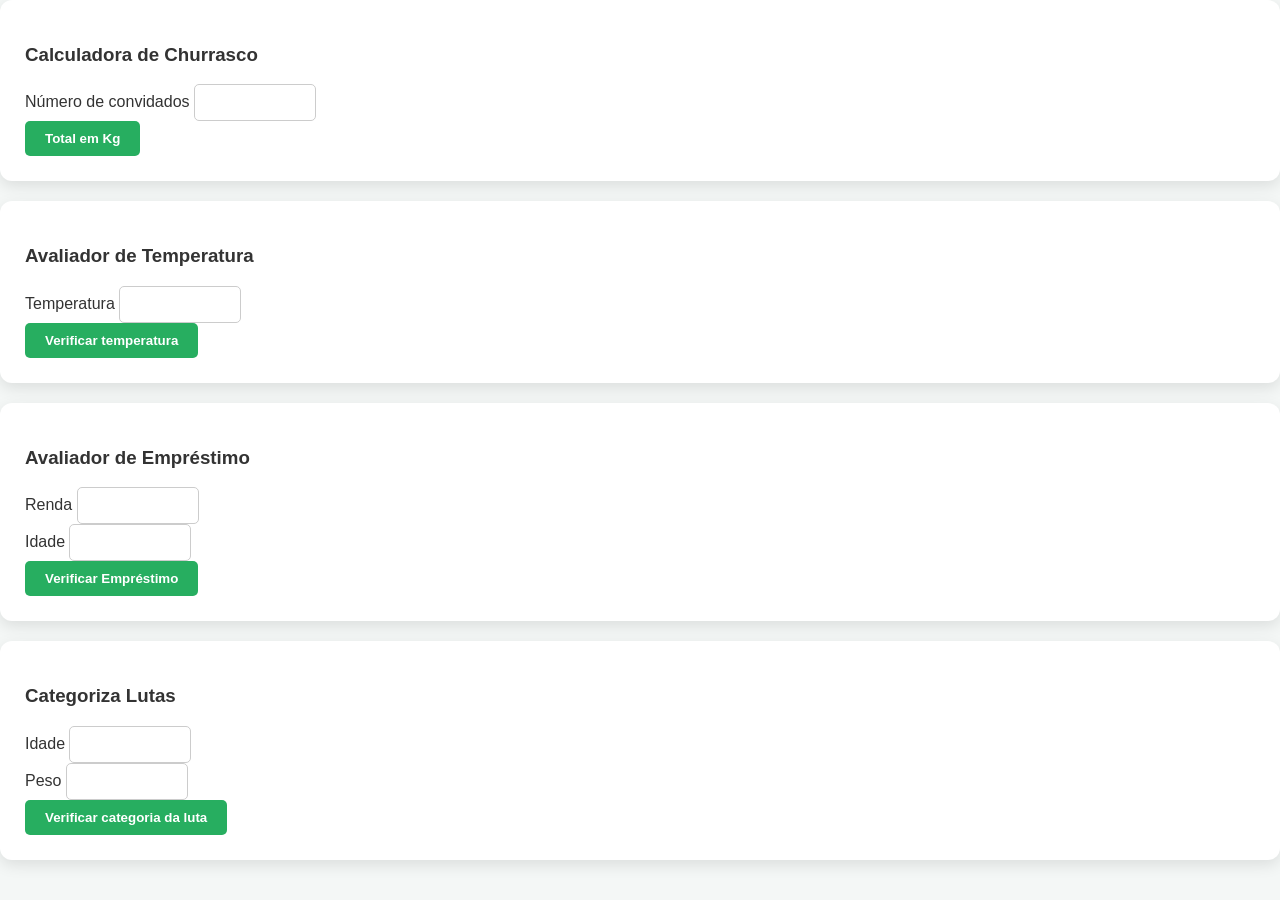
<file: trote/exercicios/exercicios.html>
<!DOCTYPE html>
<html lang="pt-br">
    <head>
        <meta charset="utf-8"/>
        <title> Exercícios de JavaScript </title>
        <link rel="stylesheet" href="styles.css">
        <script src="scripts.js"> </script>
    </head>
    <body>
        <section>
            <h3> Calculadora de Churrasco </h3>
            <div>
                <label> Número de convidados </label>
                <input type="number" id="convidados">
            </div>
            <button onclick="churras()"> Total em Kg </button>
            <div id="resultadoCarne">
            </div>
        </section>
        <section>
            <h3> Avaliador de Temperatura </h3>
            <div>
                <label> Temperatura </label>
                <input type="number" id="temperatura"/>
            </div>
            <button onclick="febre()"> Verificar temperatura </button>
            <div id="resultadoFebre">

            </div>
        </section>
        <section>
            <h3> Avaliador de Empréstimo </h3>
            <div>
                <label> Renda </label>
                <input type="number" id="renda"/>
            </div>
            <div>
                <label> Idade </label>
                <input type="number" id="idade"/>
            </div>
            <button onclick="emprestimo()"> Verificar Empréstimo </button>
            <div id="resultadoEmprestimo">

            </div>
        </section>
        <section>
            <h3> Categoriza Lutas </h3>
            <div>
                <label> Idade </label>
                <input type="number" id="idadeLuta"/>
            </div>
            <div>
                <label> Peso </label>
                <input type="number" id="peso"/>
            </div>
            <button onclick="luta()"> Verificar categoria da luta </button>
            <div id="resultadoCategoria">

            </div>
        </section>
    </body>
</html>
</file>
<file: trote.css>
/* Reset básico e fundo degradê */

body {
    border: 1px solid red; 
    margin: 0;
    padding: 0;
    font-family: 'Segoe UI', Tahoma, Geneva, Verdana, sans-serif;
    background: #2a2e79;
    display: flex;
    justify-content: center;
    align-items: center;
    min-height: 100vh;
    color: #333;
}

/* Container principal empilhado */
.container {
    background-color: white;
    padding: 40px;
    border-radius: 20px;
    box-shadow: 0 15px 35px rgba(0,0,0,0.3);
    text-align: center;
    max-width: 400px;
    display: flex;
     flex-direction: column; /*Empilha os itens um embaixo do outro */
     gap: 20px;  /* Espaço entre header, section e footer */
}

/* Estilizando o cabeçalho */
header h1 {
    margin: 0;
    color: #1e3c72;
    letter-spacing: 2px; 
}

.subtitulo {
    font-size: 0.9rem;
    color: #666; 
}

/* Seção de Conteúdo e Lista */
.banner {
     width: 120px;
    height: 120px;
    border-radius: 10px;
}

ul {
     list-style: none; /* Remove as bolinhas */
     padding: 0; 
     text-align: left; /*Alinha a lista à esquerda para ficar mais organizado */
     margin: 20px auto;
     display: inline-block; 
}

li {
     padding: 10px 0; 
     border-bottom: 1px solid #eee; /* Linha sutil entre itens */
}

/* Botão com efeito de estado */
.btn-inscricao {
     background-color: #ff4b2b;
    color: white;
    border: none;
    padding: 15px 30px;
    border-radius: 50px;
    font-weight: bold;
    cursor: pointer;
    transition: 0.3s; 
}

.btn-inscricao:hover {
    background-color: #ff416c;
    transform: translateY(-3px); Efeito de flutuar */
}

footer p {
    border: 1px solid red;
     font-size: 0.8rem;
    margin-top: 30px;
    color: #999; 
    padding-top: 10px;
}
</file>
<file: exemplo1/styles.css>
body {
    /* cor de fundo */
    background-color: #27A3F5;
    /* flexbox */
    display: flex;
    /* alinhamento na horizontal */
    justify-content: center;
    /* alinhamento na vertical */
    align-items: center;
    /* ocupa a tela inteira verticalmente */
    height: 100vh;
}
/* para referenciar um class usamos .*/
/* usamos class para reutilizar estilos */
.cartao {
    background-color: #fff;
    /* cantos arredondados */
    border-radius: 10px;
    /* espaçamento interno */
    padding: 20px;
    /* alinhamento do texto */
    text-align: center;
}
button {
    /* sem borda */
    border: none;
    /* cor de fundo */
    background-color: #bd5757;
    /* cor do texto */
    color: black;
    /* cantos arredondados */
    border-radius: 10px;
    /* espaçamento interno */
    padding: 10px 20px;
    /* cria cursor quando mouse passa em cima */
    cursor: pointer;
}
.imagem {
    /* largura */
    width: 120px;
    /* altura */
    height: 120px;
    /* cantos arredondados - foto circular*/
    border-radius: 50%;
    /* borda colorida com espessura, tipo e cor*/
    border: 3px solid #007bff
}
</file>
<file: trote/styles.css>
body {
    margin: 0; font-family: 'Segoe UI', sans-serif;
    background-color: #f4f7f6; color: #333;
}
.menu {
    background-color: #1e3c72;  padding: 15px 0;
    position: sticky; /* menu fica sempre no topo */
    top: 0; /* posição 0 - posição acima */
    z-index: 1000; /*  fica sempre por cima dos outros conteúdos */
    box-shadow: 0 2px 10px rgba(0,0,0,0.2); /* caixa com sombra */
}
.menu-container{
    max-width: 1000px;
    margin: 0 auto;
    display: flex;
    justify-content: space-between;
    align-items: center;
    padding: 0 20px;
}
.menu-logo{
    color: white; /* cor branca */
    text-decoration: none; /* link sem estar sublinhado */
    font-weight: bold; /* negrito */
    font-size: 1.2rem; /* 1.2 * 16px */
    text-transform: uppercase; /* letra maiúscula */
}
.lista {
    list-style: none; display: flex; gap: 20px;
    margin: 0; padding: 0;
}
.lista a{
    color: #CBDCF7; text-decoration: none; font-size: 0.9rem;
    font-weight: 500; transition: color 0.3s; 
}
.lista a:hover {
    color: #ffffff;
}
.cabecalho {
    background-color: #2e4c82; color: white; padding: 60px 20px;
    text-align: center;
}
.cabecalho h1{
    font-size: 2.5rem; margin-bottom: 5px;
}
.cabecalho h2{
    font-weight: 300;
    font-style: italic;
    color: #ffd700; 
}
.principal{
    /* -40px subiu auto embaixo e 40 é na lateral */
    max-width: 900px; margin: -40px auto 40px; padding: 20px;
}
section {
  
    background: white;
    margin-bottom: 20px;
    padding: 25px;
    border-radius: 12px;
    box-shadow: 0 5px 15px rgba(0,0,0,0.1);
}
.importante {
    display: flex;
    gap: 20px;
}
.card-meta {
   
    flex: 1; background: #eef5ff; padding: 15px; border-left: 5px solid #2a5298;
    border-radius: 8px;
}
.recompensas ul {
    list-style: none;
    padding: 0;
}
.recompensas li {
    background: #e9f7ef; margin: 8px 0; padding: 10px;
    border-radius: 5px; color: #27ae60; font-weight: bold;
}
.texto-introducao p {
    line-height: 1.6; /* melhora a leitura de textos longos */
    margin-bottom: 20px;
    text-align: justify; /* alinhamento justificado - alinha à esquerda e à direta */
}
.lista-valores {
    list-style: none;
    padding: 0;
}
.lista-valores li {
    background: #eef5ff;
    padding: 15px;
    margin-bottom: 10px;
    border-radius: 8px;
    border-left: 5px solid #1e3c72;
}
table {
    width: 100%; border-collapse: collapse; margin-top: 20px;
    background-color: white;
}

th, td {
    padding: 15px; text-align: left; border-bottom: 1px solid #ddd;
}

th {
    background-color: #2a5298;
}

.box-amarela {
    width: 25px; height: 25px;
    border-radius: 4px;
    background: yellow;
}

/* aula 23-03 */
.kit-container {
     background-color: #fff8e1;
    border: 2px dashed #ffc107;
    padding: 20px;
    border-radius: 10px;
    margin: 15px 0;
}

.lista-itens {
    list-style: none;
    padding: 0;
}

.lista-itens li {
    font-size: 1.1rem;
    margin: 10px 0;
    color: #856404;
}

.suplementos {
    border-left: 5px solid #ff4b2b;
    background-color: #fff5f5;
}

/* Destaque para as Provas de Menção Honrosa */
.memorias-facef, .acao-social, .album-figurinhas {
    border-left: 5px solid #ffd700; /* Cor dourada para medalhas */
    background-color: #fffdf0;
}

/* Estilização do Rodapé */
footer {
    background-color: #1e3c72; /* Azul escuro oficial do Uni-FACEF  */
    color: white; /* Texto em branco para contraste */
    text-align: center; /* Centraliza as informações de contato */
    padding: 30px 20px; /* Espaçamento interno para não sufocar o texto */
    margin-top: 50px; /* Afasta o rodapé do conteúdo principal (main) */
    font-size: 0.85rem; /* Fonte levemente menor para hierarquia visual */
    border-top: 4px solid #ffd700; /* Linha dourada discreta no topo do footer */
}

footer p {
    margin: 8px 0; /* Espaçamento entre as linhas de texto */
    opacity: 0.9; /* Deixa o texto suavemente menos brilhante que o menu */
}

.evento {
    margin-bottom: 25px; /* espaçamento fora da borda de 25px */
    position: relative; /* move o elemento HTML sem alterar elementos ao lado */
}

.evento::before { /* cria elemento fantasma - aparece como primeiro elemento */
    content: '';
    width: 12px; /* largura da bolinha */
    height: 12px; /* altura da bolinha */
    background: #ff4b2b; /* fundo da bolinha */
    border-radius: 50%; /* borda da bolinha */
    position: absolute; /* posição atual do elemento */
    left: -28px; /* desloca para esquerda */
    top: 5px; /* desloca para cima */
}

.timeline {
     border-left: 3px solid #2a5298; /* borda à esquerda */
     padding-left: 20px;
     margin-top: 20px;
}
.grid-locais {
     display: flex; /* fica um lado ao lado do outro - preenche na largura */
     gap: 20px;
}

.unidade {
    flex: 1; /* ocupa toda a área da div */
    background: #f8f9fa; /* cor de fundo */
    padding: 15px; /* espaçamento interno */
    border-radius: 8px; /* raio da borda */
    border: 1px solid #dee2e6; /* borda */
}

.unidade h4 {
    color: #2a5298;
    margin-top: 0;
}

/* 30-03 */
.form-group {
    margin-bottom: 15px;
    display: flex;
    flex-direction: column;
}

input, select {
    padding: 10px;
    border-radius: 5px;
    border: 1px solid #ccc;
    width: 100px;
}

button {
    background-color: #27ae60;
    color: white;
    padding: 10px 20px;
    border: none;
    border-radius: 5px;
    cursor: pointer;
    font-weight: bold;
}

.resultado-box {
    margin-top: 20px;
    padding: 15px;
    background-color: #eef5ff;
    border-left: 5px solid #1e3c72;
    font-weight: bold;
    font-size: 1.2rem;
}
</file>
<file: trote/exercicios/styles.css>
body {
    margin: 0; font-family: 'Segoe UI', sans-serif;
    background-color: #f4f7f6; color: #333;
}
.menu {
    background-color: #1e3c72;  padding: 15px 0;
    position: sticky; /* menu fica sempre no topo */
    top: 0; /* posição 0 - posição acima */
    z-index: 1000; /*  fica sempre por cima dos outros conteúdos */
    box-shadow: 0 2px 10px rgba(0,0,0,0.2); /* caixa com sombra */
}
.menu-container{
    max-width: 1000px;
    margin: 0 auto;
    display: flex;
    justify-content: space-between;
    align-items: center;
    padding: 0 20px;
}
.menu-logo{
    color: white; /* cor branca */
    text-decoration: none; /* link sem estar sublinhado */
    font-weight: bold; /* negrito */
    font-size: 1.2rem; /* 1.2 * 16px */
    text-transform: uppercase; /* letra maiúscula */
}
.lista {
    list-style: none; display: flex; gap: 20px;
    margin: 0; padding: 0;
}
.lista a{
    color: #CBDCF7; text-decoration: none; font-size: 0.9rem;
    font-weight: 500; transition: color 0.3s; 
}
.lista a:hover {
    color: #ffffff;
}
.cabecalho {
    background-color: #2e4c82; color: white; padding: 60px 20px;
    text-align: center;
}
.cabecalho h1{
    font-size: 2.5rem; margin-bottom: 5px;
}
.cabecalho h2{
    font-weight: 300;
    font-style: italic;
    color: #ffd700; 
}
.principal{
    /* -40px subiu auto embaixo e 40 é na lateral */
    max-width: 900px; margin: -40px auto 40px; padding: 20px;
}
section {
  
    background: white;
    margin-bottom: 20px;
    padding: 25px;
    border-radius: 12px;
    box-shadow: 0 5px 15px rgba(0,0,0,0.1);
}
.importante {
    display: flex;
    gap: 20px;
}
.card-meta {
   
    flex: 1; background: #eef5ff; padding: 15px; border-left: 5px solid #2a5298;
    border-radius: 8px;
}
.recompensas ul {
    list-style: none;
    padding: 0;
}
.recompensas li {
    background: #e9f7ef; margin: 8px 0; padding: 10px;
    border-radius: 5px; color: #27ae60; font-weight: bold;
}
.texto-introducao p {
    line-height: 1.6; /* melhora a leitura de textos longos */
    margin-bottom: 20px;
    text-align: justify; /* alinhamento justificado - alinha à esquerda e à direta */
}
.lista-valores {
    list-style: none;
    padding: 0;
}
.lista-valores li {
    background: #eef5ff;
    padding: 15px;
    margin-bottom: 10px;
    border-radius: 8px;
    border-left: 5px solid #1e3c72;
}
table {
    width: 100%; border-collapse: collapse; margin-top: 20px;
    background-color: white;
}

th, td {
    padding: 15px; text-align: left; border-bottom: 1px solid #ddd;
}

th {
    background-color: #2a5298;
}

.box-amarela {
    width: 25px; height: 25px;
    border-radius: 4px;
    background: yellow;
}

/* aula 23-03 */
.kit-container {
     background-color: #fff8e1;
    border: 2px dashed #ffc107;
    padding: 20px;
    border-radius: 10px;
    margin: 15px 0;
}

.lista-itens {
    list-style: none;
    padding: 0;
}

.lista-itens li {
    font-size: 1.1rem;
    margin: 10px 0;
    color: #856404;
}

.suplementos {
    border-left: 5px solid #ff4b2b;
    background-color: #fff5f5;
}

/* Destaque para as Provas de Menção Honrosa */
.memorias-facef, .acao-social, .album-figurinhas {
    border-left: 5px solid #ffd700; /* Cor dourada para medalhas */
    background-color: #fffdf0;
}

/* Estilização do Rodapé */
footer {
    background-color: #1e3c72; /* Azul escuro oficial do Uni-FACEF  */
    color: white; /* Texto em branco para contraste */
    text-align: center; /* Centraliza as informações de contato */
    padding: 30px 20px; /* Espaçamento interno para não sufocar o texto */
    margin-top: 50px; /* Afasta o rodapé do conteúdo principal (main) */
    font-size: 0.85rem; /* Fonte levemente menor para hierarquia visual */
    border-top: 4px solid #ffd700; /* Linha dourada discreta no topo do footer */
}

footer p {
    margin: 8px 0; /* Espaçamento entre as linhas de texto */
    opacity: 0.9; /* Deixa o texto suavemente menos brilhante que o menu */
}

.evento {
    margin-bottom: 25px; /* espaçamento fora da borda de 25px */
    position: relative; /* move o elemento HTML sem alterar elementos ao lado */
}

.evento::before { /* cria elemento fantasma - aparece como primeiro elemento */
    content: '';
    width: 12px; /* largura da bolinha */
    height: 12px; /* altura da bolinha */
    background: #ff4b2b; /* fundo da bolinha */
    border-radius: 50%; /* borda da bolinha */
    position: absolute; /* posição atual do elemento */
    left: -28px; /* desloca para esquerda */
    top: 5px; /* desloca para cima */
}

.timeline {
     border-left: 3px solid #2a5298; /* borda à esquerda */
     padding-left: 20px;
     margin-top: 20px;
}
.grid-locais {
     display: flex; /* fica um lado ao lado do outro - preenche na largura */
     gap: 20px;
}

.unidade {
    flex: 1; /* ocupa toda a área da div */
    background: #f8f9fa; /* cor de fundo */
    padding: 15px; /* espaçamento interno */
    border-radius: 8px; /* raio da borda */
    border: 1px solid #dee2e6; /* borda */
}

.unidade h4 {
    color: #2a5298;
    margin-top: 0;
}

/* 30-03 */
.form-group {
    margin-bottom: 15px;
    display: flex;
    flex-direction: column;
}

input, select {
    padding: 10px;
    border-radius: 5px;
    border: 1px solid #ccc;
    width: 100px;
}

button {
    background-color: #27ae60;
    color: white;
    padding: 10px 20px;
    border: none;
    border-radius: 5px;
    cursor: pointer;
    font-weight: bold;
}

.resultado-box {
    margin-top: 20px;
    padding: 15px;
    background-color: #eef5ff;
    border-left: 5px solid #1e3c72;
    font-weight: bold;
    font-size: 1.2rem;
}
</file>
